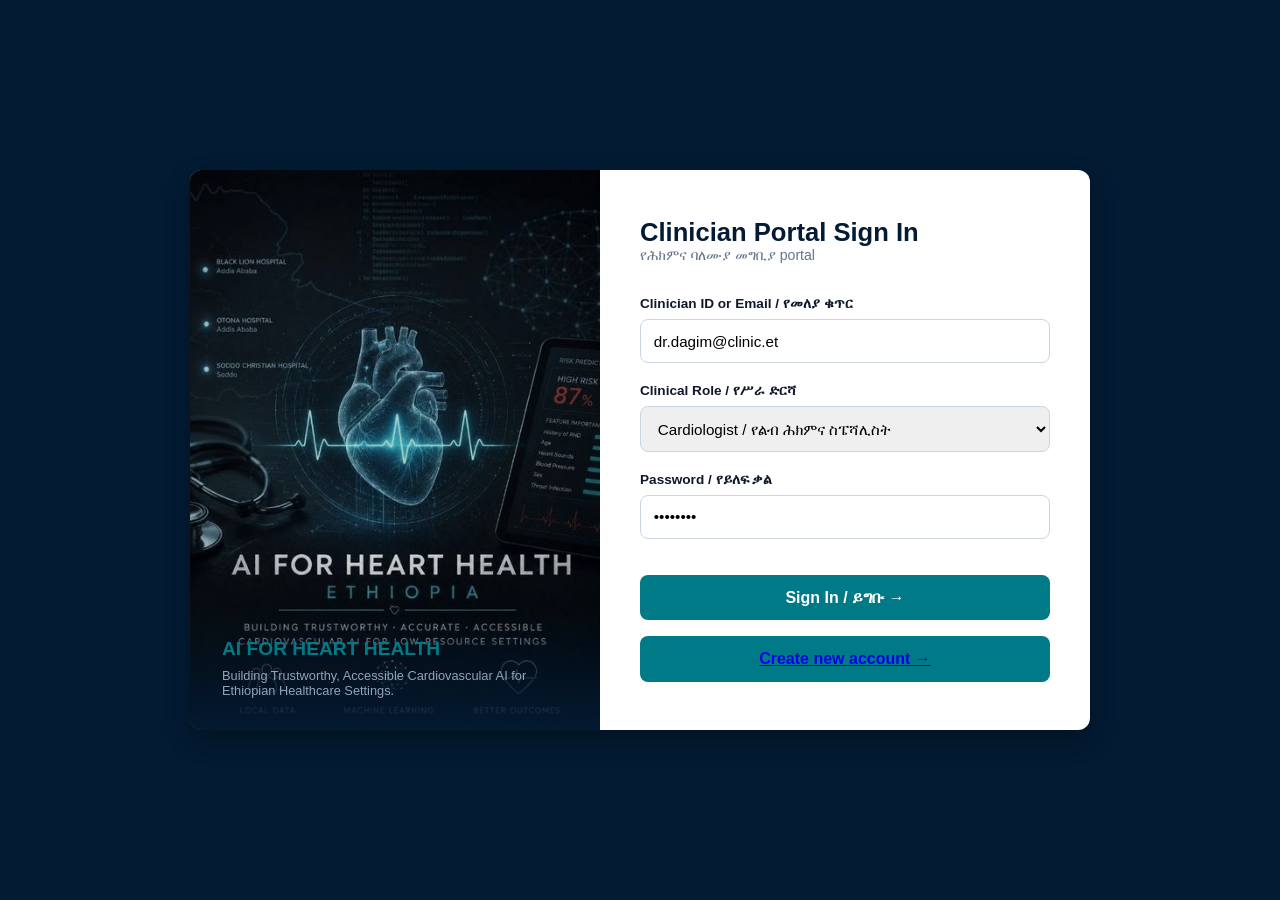
<file: frontend/index.html>
<!DOCTYPE html>
<html lang="en">
<head>
  <meta charset="UTF-8">
  <meta name="viewport" content="width=device-width, initial-scale=1.0">
  <title>Clinician Login - DHDPM Cardio-AI</title>
  <link rel="stylesheet" href="css/global.css">
  <style>
    body {
      background-color: var(--bg-primary);
      display: flex;
      align-items: center;
      justify-content: center;
      min-height: 100vh;
      margin: 0;
    }

    .auth-container {
      display: flex;
      width: 900px;
      max-width: 95%;
      background: white;
      border-radius: 12px;
      overflow: hidden;
      box-shadow: 0 10px 25px rgba(0,0,0,0.3);
    }

    /* Left Hero Image Panel */
    .auth-hero {
      flex: 1;
      position: relative;
      background: #000;
      display: flex;
      flex-direction: column;
      justify-content: flex-end;
    }

    .auth-hero img {
      width: 100%;
      height: 100%;
      object-fit: cover;
      position: absolute;
      top: 0;
      left: 0;
      opacity: 0.85;
    }

    .auth-hero-overlay {
      position: relative;
      z-index: 2;
      padding: 2rem;
      background: linear-gradient(to top, rgba(3, 27, 51, 0.95), transparent);
      color: white;
    }

    .auth-hero-overlay h3 {
      color: var(--color-primary);
      font-size: 1.2rem;
      margin-bottom: 0.5rem;
    }

    /* Right Form Panel */
    .auth-form-card {
      flex: 1;
      padding: 3rem 2.5rem;
      display: flex;
      flex-direction: column;
      justify-content: center;
    }

    .auth-header {
      margin-bottom: 2rem;
    }

    .auth-header h2 {
      color: var(--bg-primary);
      font-size: 1.6rem;
      font-weight: 700;
    }

    .auth-header p {
      color: var(--text-muted);
      font-size: 0.88rem;
    }

    .form-group {
      margin-bottom: 1.25rem;
      display: flex;
      flex-direction: column;
      gap: 0.4rem;
    }

    .form-group label {
      font-size: 0.85rem;
      font-weight: 600;
      color: var(--text-main);
    }

    .form-group input, .form-group select {
      padding: 0.8rem;
      border: 1px solid #CBD5E1;
      border-radius: 8px;
      font-size: 0.95rem;
      outline: none;
    }

    .form-group input:focus, .form-group select:focus {
      border-color: var(--color-primary);
    }

    .btn-login {
      width: 100%;
      padding: 0.85rem;
      background-color: var(--color-primary);
      color: white;
      border: none;
      border-radius: 8px;
      font-weight: 700;
      font-size: 1rem;
      cursor: pointer;
      margin-top: 1rem;
      transition: background 0.2s;
    }

    .btn-login:hover {
      background-color: var(--color-primary-dark);
    }
  </style>
</head>
<body>

  <div class="auth-container">
    <!-- LEFT HERO PANEL -->
    <div class="auth-hero">
      <img src="images/hero-heart.jpg" alt="Cardio AI Banner">
      <div class="auth-hero-overlay">
        <h3>AI FOR HEART HEALTH</h3>
        <p style="font-size: 0.8rem; color: #94A3B8;">Building Trustworthy, Accessible Cardiovascular AI for Ethiopian Healthcare Settings.</p>
      </div>
    </div>

    <!-- RIGHT LOGIN FORM -->
    <div class="auth-form-card">
      <div class="auth-header">
        <h2>Clinician Portal Sign In</h2>
        <p>የሕክምና ባለሙያ መግቢያ portal</p>
      </div>

      <form id="loginForm">
        <div class="form-group">
          <label>Clinician ID or Email / የመለያ ቁጥር</label>
          <input type="text" id="clinicianId" placeholder="e.g. dr.dagim@clinic.et" value="dr.dagim@clinic.et" required>
        </div>

        <div class="form-group">
          <label>Clinical Role / የሥራ ድርሻ</label>
          <select id="clinicianRole">
            <option value="Cardiologist">Cardiologist / የልብ ሕክምና ስፔሻሊስት</option>
            <option value="General Practitioner">General Practitioner / ጠቅላላ ሐኪም</option>
            <option value="Health Extension Worker">Health Extension Worker / የጤና ኤክስቴንሽን ባለሙያ</option>
          </select>
        </div>
<div class="form-group">
          <label>Password / የይለፍ ቃል</label>
          <input type="password" id="password" value="••••••••" required>
        </div>
<p></p>
        <button type="submit" class="btn-login">Sign In / ይግቡ →</button>
         <button class="btn-login"><a href="signup.html"> Create new account →</a></button>
      </form>
    </div>
  </div>


<!--<button type="submit" class="btn-login">Sign In / ይግቡ →</button>
         <button class="btn-login"><a href="signup.html"> Create new account →</a></button>
      </form>
    </div>
  </div>
-->

  <script src="js/auth.js"></script>
</body>
</html>
</file>
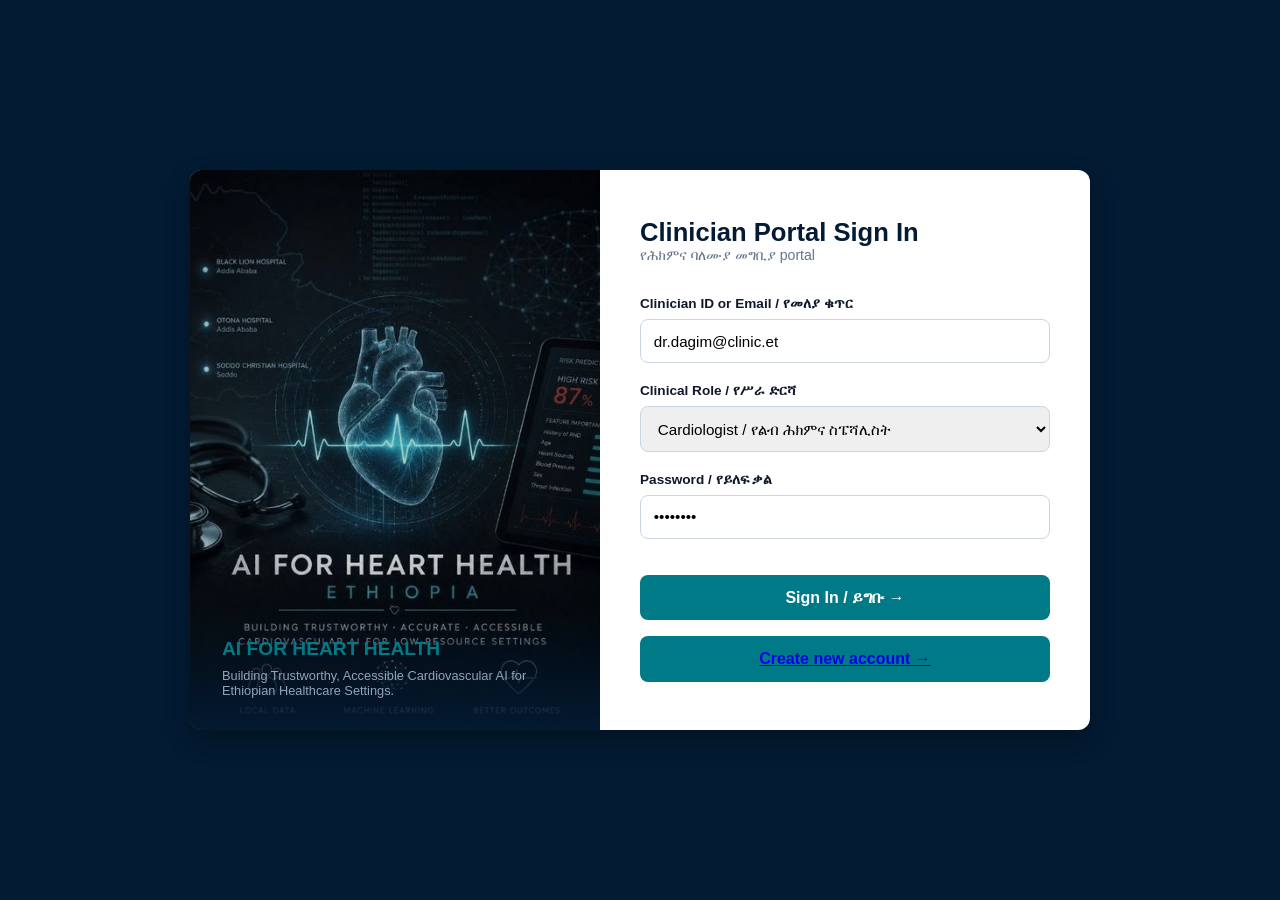
<file: frontend/dashboard.html>
<!DOCTYPE html>
<html lang="en">
<head>
  <meta charset="UTF-8">
  <meta name="viewport" content="width=device-width, initial-scale=1.0">
  <title>Clinician Login - DHDPM Cardio-AI</title>
  <link rel="stylesheet" href="css/global.css">
  <style>
    body {
      background-color: var(--bg-primary);
      display: flex;
      align-items: center;
      justify-content: center;
      min-height: 100vh;
      margin: 0;
    }

    .auth-container {
      display: flex;
      width: 900px;
      max-width: 95%;
      background: white;
      border-radius: 12px;
      overflow: hidden;
      box-shadow: 0 10px 25px rgba(0,0,0,0.3);
    }

    /* Left Hero Image Panel */
    .auth-hero {
      flex: 1;
      position: relative;
      background: #000;
      display: flex;
      flex-direction: column;
      justify-content: flex-end;
    }

    .auth-hero img {
      width: 100%;
      height: 100%;
      object-fit: cover;
      position: absolute;
      top: 0;
      left: 0;
      opacity: 0.85;
    }

    .auth-hero-overlay {
      position: relative;
      z-index: 2;
      padding: 2rem;
      background: linear-gradient(to top, rgba(3, 27, 51, 0.95), transparent);
      color: white;
    }

    .auth-hero-overlay h3 {
      color: var(--color-primary);
      font-size: 1.2rem;
      margin-bottom: 0.5rem;
    }

    /* Right Form Panel */
    .auth-form-card {
      flex: 1;
      padding: 3rem 2.5rem;
      display: flex;
      flex-direction: column;
      justify-content: center;
    }

    .auth-header {
      margin-bottom: 2rem;
    }

    .auth-header h2 {
      color: var(--bg-primary);
      font-size: 1.6rem;
      font-weight: 700;
    }

    .auth-header p {
      color: var(--text-muted);
      font-size: 0.88rem;
    }

    .form-group {
      margin-bottom: 1.25rem;
      display: flex;
      flex-direction: column;
      gap: 0.4rem;
    }

    .form-group label {
      font-size: 0.85rem;
      font-weight: 600;
      color: var(--text-main);
    }

    .form-group input, .form-group select {
      padding: 0.8rem;
      border: 1px solid #CBD5E1;
      border-radius: 8px;
      font-size: 0.95rem;
      outline: none;
    }

    .form-group input:focus, .form-group select:focus {
      border-color: var(--color-primary);
    }

    .btn-login {
      width: 100%;
      padding: 0.85rem;
      background-color: var(--color-primary);
      color: white;
      border: none;
      border-radius: 8px;
      font-weight: 700;
      font-size: 1rem;
      cursor: pointer;
      margin-top: 1rem;
      transition: background 0.2s;
    }

    .btn-login:hover {
      background-color: var(--color-primary-dark);
    }
  </style>
</head>
<body>

  <div class="auth-container">
    <!-- LEFT HERO PANEL -->
    <div class="auth-hero">
      <img src="images/hero-heart.jpg" alt="Cardio AI Banner">
      <div class="auth-hero-overlay">
        <h3>AI FOR HEART HEALTH</h3>
        <p style="font-size: 0.8rem; color: #94A3B8;">Building Trustworthy, Accessible Cardiovascular AI for Ethiopian Healthcare Settings.</p>
      </div>
    </div>

    <!-- RIGHT LOGIN FORM -->
    <div class="auth-form-card">
      <div class="auth-header">
        <h2>Clinician Portal Sign In</h2>
        <p>የሕክምና ባለሙያ መግቢያ portal</p>
      </div>

      <form id="loginForm">
        <div class="form-group">
          <label>Clinician ID or Email / የመለያ ቁጥር</label>
          <input type="text" id="clinicianId" placeholder="e.g. dr.dagim@clinic.et" value="dr.dagim@clinic.et" required>
        </div>

        <div class="form-group">
          <label>Clinical Role / የሥራ ድርሻ</label>
          <select id="clinicianRole">
            <option value="Cardiologist">Cardiologist / የልብ ሕክምና ስፔሻሊስት</option>
            <option value="General Practitioner">General Practitioner / ጠቅላላ ሐኪም</option>
            <option value="Health Extension Worker">Health Extension Worker / የጤና ኤክስቴንሽን ባለሙያ</option>
          </select>
        </div>
<div class="form-group">
          <label>Password / የይለፍ ቃል</label>
          <input type="password" id="password" value="••••••••" required>
        </div>

        <button type="submit" class="btn-login">Sign In / ይግቡ →</button>
         <button class="btn-login"><a href="signup.html"> Create new account →</a></button>
      </form>
    </div>
  </div>


<!--<button type="submit" class="btn-login">Sign In / ይግቡ →</button>
         <button class="btn-login"><a href="signup.html"> Create new account →</a></button>
      </form>
    </div>
  </div>
-->

  <script src="js/auth.js"></script>
</body>
</html>
</file>
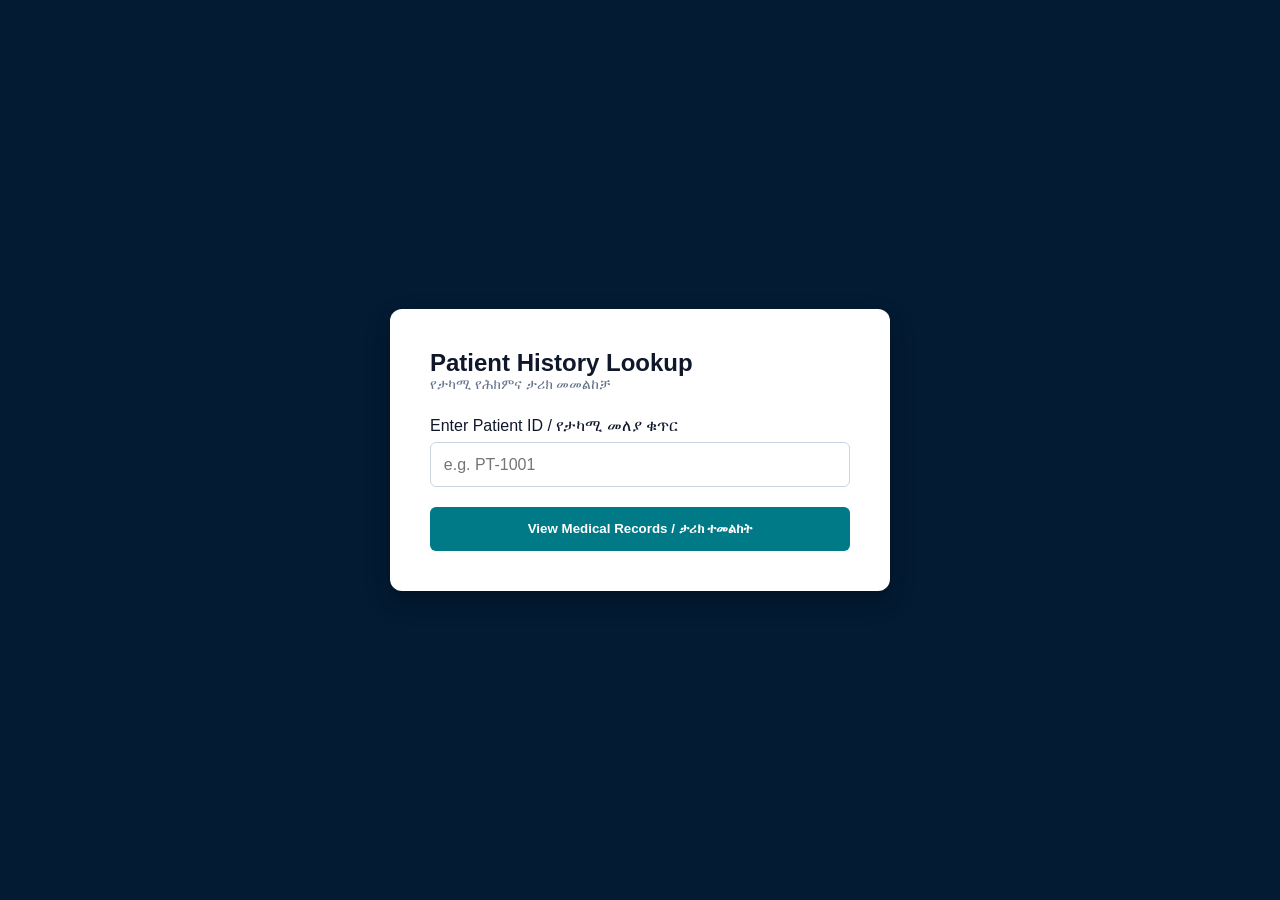
<file: frontend/patient-login.html>
<!DOCTYPE html>
<html lang="en">
<head>
  <meta charset="UTF-8">
  <title>Patient Portal - DHDPM</title>
  <link rel="stylesheet" href="css/global.css">
  <style>
    body { background: var(--bg-primary); display: flex; align-items: center; justify-content: center; min-height: 100vh; }
    .portal-card { background: white; padding: 2.5rem; border-radius: 12px; width: 500px; box-shadow: 0 10px 25px rgba(0,0,0,0.3); }
    .form-group { margin-bottom: 1.25rem; display: flex; flex-direction: column; gap: 0.4rem; }
    input { padding: 0.8rem; border: 1px solid #CBD5E1; border-radius: 6px; font-size: 1rem; }
    .btn-search { width: 100%; padding: 0.85rem; background: var(--color-primary); color: white; border: none; border-radius: 6px; font-weight: bold; cursor: pointer; }
    .history-card { background: var(--bg-secondary); padding: 1rem; border-radius: 8px; margin-top: 1rem; border-left: 4px solid var(--color-primary); }
  </style>
</head>
<body>
  <div class="portal-card">
    <h2>Patient History Lookup</h2>
    <p style="color: var(--text-muted); font-size: 0.85rem; margin-bottom: 1.5rem;">የታካሚ የሕክምና ታሪክ መመልከቻ</p>

    <div class="form-group">
      <label>Enter Patient ID / የታካሚ መለያ ቁጥር</label>
      <input type="text" id="patientSearchId" placeholder="e.g. PT-1001">
    </div>
    <button class="btn-search" onclick="fetchPatientHistory()">View Medical Records / ታሪክ ተመልከት</button>

    <div id="historyResult" style="margin-top: 1.5rem; display: none;">
      <h3 id="patientNameTitle"></h3>
      <div id="recordsList"></div>
    </div>
  </div>

  <script>
    async function fetchPatientHistory() {
      const patientId = document.getElementById('patientSearchId').value;
      if (!patientId) return alert("Please enter a Patient ID");

      try {
        const res = await fetch('http://127.0.0.1:8000/api/patient/login', {
          method: 'POST',
          headers: { 'Content-Type': 'application/json' },
          body: JSON.stringify({ patient_id: patientId })
        });

        const data = await res.json();
        if (!res.ok) throw new Error(data.detail);

        document.getElementById('patientNameTitle').innerText = ${data.patient.full_name} (${data.patient.patient_id});
        const list = document.getElementById('recordsList');
        list.innerHTML = '';

        data.patient.history.forEach(rec => {
          list.innerHTML += 
            <div class="history-card">
              <strong>Date: ${rec.date}</strong>
              <div>Risk Score: ${rec.risk_score} (${rec.status})</div>
            </div>
          ;
        });

        document.getElementById('historyResult').style.display = 'block';
      } catch (err) {
        alert(err.message);
      }
    }
  </script>
</body>
</html>
</file>
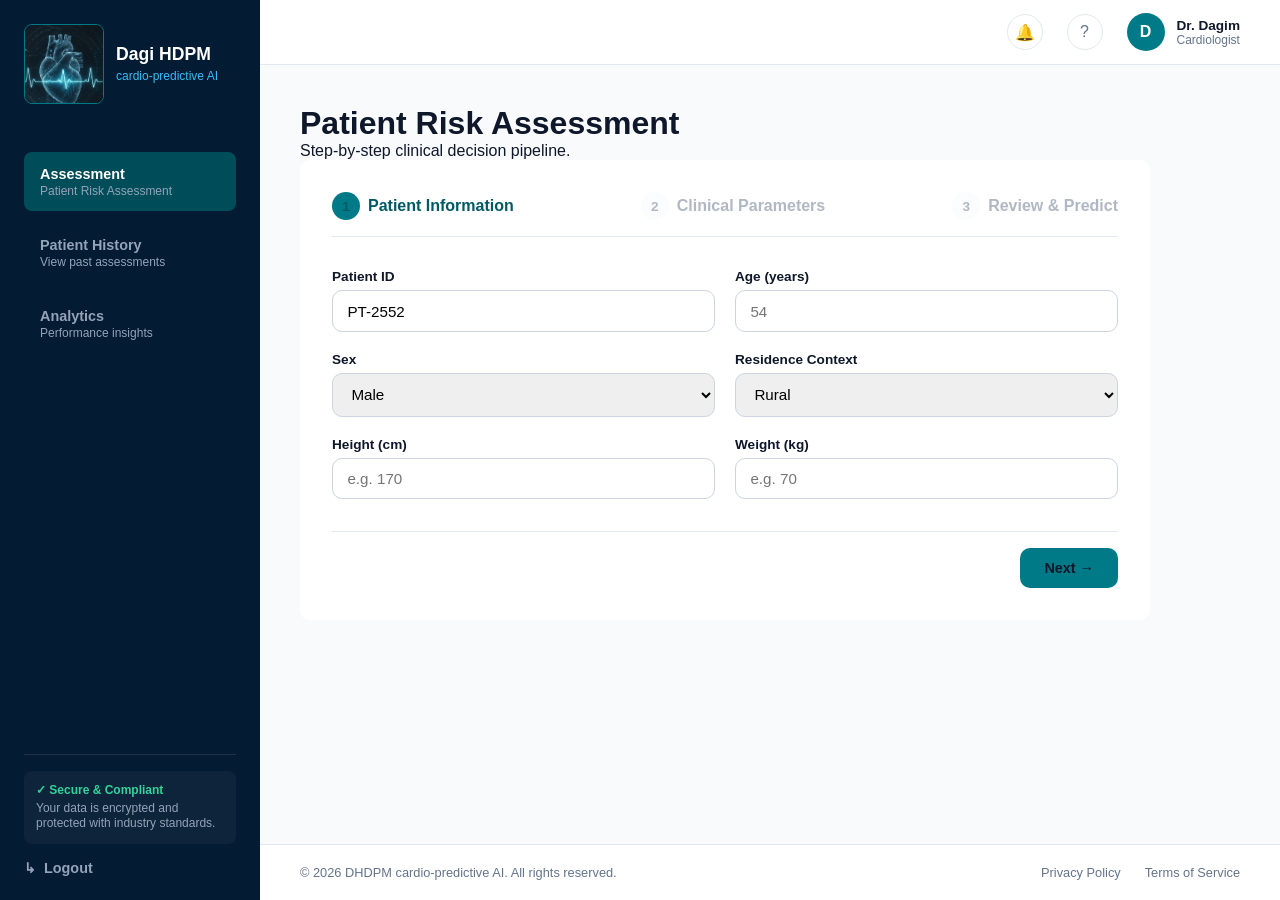
<file: frontend/screening.html>
<!DOCTYPE html>
<html lang="en">
<head>
  <meta charset="UTF-8">
  <meta name="viewport" content="width=device-width, initial-scale=1.0">
  <title>Patient Risk Assessment - DHDPM</title>
  <link rel="stylesheet" href="css/global.css">
  <link rel="stylesheet" href="css/style.css">
</head>
<body>

  <!-- LEFT SIDEBAR -->
  <aside class="sidebar">
    <div class="brand-header">
      <img src="images/logo.jpg" alt="cardio AI logo" class="brand-img-logo">
      <div class="brand-text">
        <h2>Dagi HDPM</h2>
        <span>cardio-predictive AI</span>
      </div>
    </div>

    <nav class="nav-menu">
      <a href="screening.html" class="nav-item active">
        <div>
          <span class="nav-title">Assessment</span>
          <span class="nav-subtitle">Patient Risk Assessment </span>
        </div>
      </a>
      <a href="dashboard.html" class="nav-item">
        <div>
          <span class="nav-title">Patient History</span>
          <span class="nav-subtitle">View past assessments</span>
        </div>
      </a>
      <a href="dashboard.html" class="nav-item">
        <div>
          <span class="nav-title">Analytics</span>
          <span class="nav-subtitle">Performance insights</span>
        </div>
      </a>
    </nav>

    <div class="sidebar-footer">
      <div class="security-badge">
        <strong>✓ Secure & Compliant</strong>
        Your data is encrypted and protected with industry standards.
      </div>
      <a href="login.html" class="logout-btn">
        <span>↳</span> Logout
      </a>
    </div>
  </aside>

  <!-- MAIN WRAPPER -->
  <div class="main-wrapper">
    
    <!-- TOP HEADER -->
    <header class="top-header">
      <div class="header-icon">🔔</div>
      <div class="header-icon">?</div>
      <div class="user-profile">
        <div class="avatar">D</div>
        <div class="user-info">
          <h4>Dr. Dagim</h4>
          <p>Cardiologist</p>
        </div>
      </div>
    </header>

    <!-- CONTENT AREA (Keep wizard inside here) -->
    <main class="content-body">
      <div class="page-header">
        <h1>Patient Risk Assessment</h1>
        <p>Step-by-step clinical decision pipeline.</p>
      </div>

      <!-- YOUR CENTER WIZARD CARD -->
      <div class="card">
        <div class="stepper-bar">
          <div class="step-indicator active" id="indicator1">
            <div class="step-circle">1</div>
            <span>Patient Information</span>
          </div>
          <div class="step-indicator" id="indicator2">
            <div class="step-circle">2</div>
            <span>Clinical Parameters</span>
          </div>
          <div class="step-indicator" id="indicator3">
            <div class="step-circle">3</div>
            <span>Review & Predict</span>
          </div>
        </div>

        <form id="clinicalForm">
          <!-- STEP 1: DEMOGRAPHICS -->
          <div class="wizard-step active" id="step1">
            <div class="form-grid">
              <div class="form-group">
                <label>Patient ID</label>
                <input type="text" id="patientId" readonly>
              </div>
              <div class="form-group">
                <label>Age (years)</label>
                <input type="number" id="age" placeholder="54" required>
              </div>
              <div class="form-group">
                <label>Sex</label>
                <select id="sex">
                  <option value="Male">Male</option>
                  <option value="Female">Female</option>
                </select>
              </div>
              <div class="form-group">
                <label>Residence Context</label>
                <select id="residence">
                  <option value="Rural">Rural</option>
                  <option value="Urban">Urban</option>
                </select>
              </div>
              <div class="form-group">
                <label>Height (cm)</label>
                <input type="number" id="height" placeholder="e.g. 170">
              </div>
              <div class="form-group">
                <label>Weight (kg)</label>
                <input type="number" id="weight" placeholder="e.g. 70">
              </div>
            </div>
          </div>

          <!-- STEP 2: CLINICAL PARAMETERS -->
          <div class="wizard-step" id="step2">
            <div class="form-grid">
              <div class="form-group">
                <label>Resting Blood Pressure (mmHg)</label>
                <input type="number" id="systolicBP" placeholder="145">
              </div>
              <div class="form-group">
                <label>Diastolic Blood Pressure (mmHg)</label>
                <input type="number" id="diastolicBP" placeholder="85">
              </div>
              <div class="form-group">
                <label>Heart Rate (BPM)</label>
                <input type="number" id="heartRate" placeholder="142">
              </div>
              <div class="form-group">
                <label>Heart Murmur Present?</label>
                <select id="heartMurmur">
                  <option value="No">No</option>
                  <option value="Yes">Yes</option>
                </select>
              </div>
              <div class="form-group">
                <label>History of Rheumatic Fever?</label>
                <select id="previousRheumaticFever">
                  <option value="No">No</option>
                  <option value="Yes">Yes</option>
                </select>
              </div>
              <div class="form-group">
                <label>Recurrent Sore Throat History?</label>
                <select id="recurrentSoreThroat">
                  <option value="No">No</option>
                  <option value="Yes">Yes</option>
                </select>
              </div>
            </div>
          </div>

          <!-- STEP 3: REVIEW -->
          <div class="wizard-step" id="step3">
            <div class="review-grid">
              <div class="review-item">
                <span>Patient ID</span>
                <strong id="revId">--</strong>
              </div>
              <div class="review-item">
                <span>Age / Sex</span>
                <strong id="revAgeSex">--</strong>
              </div>
              <div class="review-item">
                <span>Blood Pressure</span>
                <strong id="revBP">--</strong>
              </div>
              <div class="review-item">
                <span>Heart Murmur</span>
                <strong id="revMurmur">--</strong>
              </div>
              <div class="review-item">
                <span>Rheumatic Fever History</span>
                <strong id="revRheumatic">--</strong>
              </div>
              <div class="review-item">
                <span>Recurrent Sore Throat</span>
                <strong id="revSoreThroat">--</strong>
              </div>
            </div>
          </div>

          <!-- Action Controls -->
          <div class="wizard-actions">
            <button type="button" class="btn btn-secondary" id="backBtn" style="visibility: hidden;">Back</button>
            <button type="button" class="btn btn-primary" id="nextBtn">Next →</button>
          </div>
        </form>
      </div>
    </main>

    <!-- FOOTER -->
    <footer class="page-footer">
      <div>© 2026 DHDPM cardio-predictive AI. All rights reserved.</div>
      <div class="footer-links">
        <a href="#">Privacy Policy</a>
        <a href="#">Terms of Service</a>
      </div>
    </footer>

  </div>

  <script src="js/wizard.js"></script>
</body>
</html>
</file>
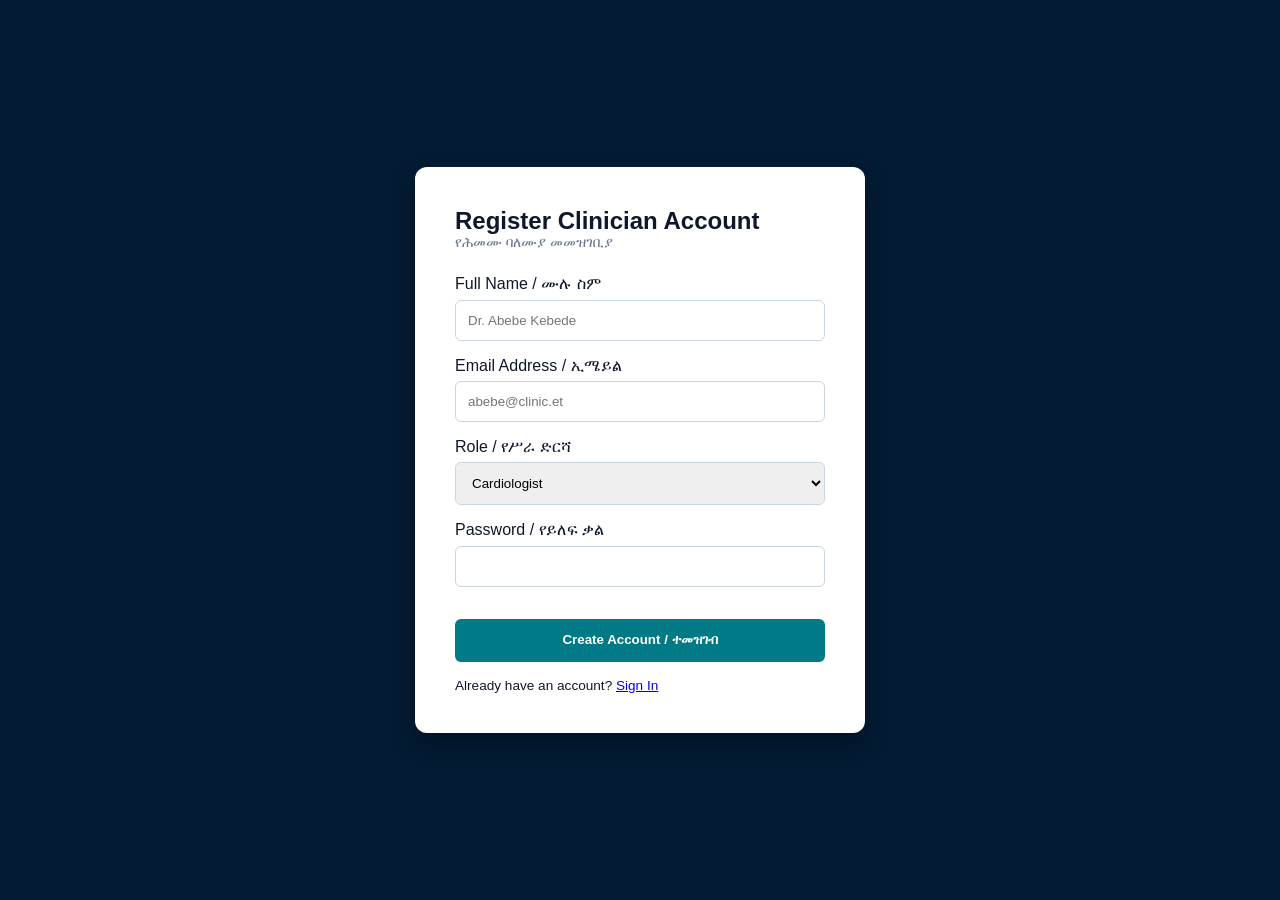
<file: frontend/signup.html>
<!DOCTYPE html>
<html lang="en">
<head>
  <meta charset="UTF-8">
  <title>Clinician Registration - DHDPM</title>
  <link rel="stylesheet" href="css/global.css">
  <style>
    body { background: var(--bg-primary); display: flex; align-items: center; justify-content: center; min-height: 100vh; }
    .auth-card { background: white; padding: 2.5rem; border-radius: 12px; width: 450px; box-shadow: 0 10px 25px rgba(0,0,0,0.3); }
    .form-group { margin-bottom: 1rem; display: flex; flex-direction: column; gap: 0.4rem; }
    input, select { padding: 0.75rem; border: 1px solid #CBD5E1; border-radius: 6px; }
    .btn-submit { width: 100%; padding: 0.85rem; background: var(--color-primary); color: white; border: none; border-radius: 6px; font-weight: bold; cursor: pointer; margin-top: 1rem; }
    .error-box { background: #FEE2E2; color: #991B1B; padding: 0.75rem; border-radius: 6px; font-size: 0.85rem; margin-bottom: 1rem; display: none; }
  </style>
</head>
<body>
  <div class="auth-card">
    <h2>Register Clinician Account</h2>
    <p style="color: var(--text-muted); font-size: 0.85rem; margin-bottom: 1.5rem;">የሕመሙ ባለሙያ መመዝገቢያ</p>
    
    <div id="errorMsg" class="error-box"></div>

    <form id="signupForm">
      <div class="form-group">
        <label>Full Name / ሙሉ ስም</label>
        <input type="text" id="fullName" placeholder="Dr. Abebe Kebede" required>
      </div>
      <div class="form-group">
        <label>Email Address / ኢሜይል</label>
        <input type="email" id="email" placeholder="abebe@clinic.et" required>
      </div>
      <div class="form-group">
        <label>Role / የሥራ ድርሻ</label>
        <select id="role">
          <option value="Cardiologist">Cardiologist</option>
          <option value="General Practitioner">General Practitioner</option>
          <option value="Health Extension Worker">Health Extension Worker</option>
        </select>
      </div>
      <div class="form-group">
        <label>Password / የይለፍ ቃል</label>
        <input type="password" id="password" required>
      </div>
      <button type="submit" class="btn-submit">Create Account / ተመዝገብ</button>
    </form>
    <p style="margin-top: 1rem; font-size: 0.85rem;">Already have an account? <a href="login.html">Sign In</a></p>
  </div>

  <script>
    document.getElementById('signupForm').addEventListener('submit', async (e) => {
      e.preventDefault();
      const errorBox = document.getElementById('errorMsg');
      errorBox.style.display = 'none';

      const payload = {
        full_name: document.getElementById('fullName').value,
        email: document.getElementById('email').value,
        role: document.getElementById('role').value,
        password: document.getElementById('password').value
      };

      try {
        const res = await fetch('http://127.0.0.1:8000/api/auth/signup', {
          method: 'POST',
          headers: { 'Content-Type': 'application/json' },
          body: JSON.stringify(payload)
        });

        const data = await res.json();
        if (!res.ok) throw new Error(data.detail);

        alert("Account registered successfully! Please sign in.");
        window.location.href = 'login.html';
      } catch (err) {
        errorBox.innerText = err.message;
        errorBox.style.display = 'block';
      }
    });
  </script>
</body>
</html>
</file>
<file: frontend/css/global.css>
:root {
  --bg-primary: #031B33;       /* Deep Slate Navy */
  --bg-surface: #FFFFFF;       /* Card Background */
  --bg-secondary: #F8FAFC;     /* Light Slate Background */
  --color-primary: #007A87;    /* Deep Teal */
  --color-primary-dark: #005A64;
  --text-main: #0F172A;
  --text-muted: #64748B;
  --text-light: #94A3B8;
  --border-radius: 10px;
  --shadow-sm: 0 1px 3px rgba(0,0,0,0.05);
}

* {
  box-sizing: border-box;
  margin: 0;
  padding: 0;
  font-family: 'Inter', -apple-system, BlinkMacSystemFont, 'Segoe UI', Roboto, sans-serif;
}

body {
  background-color: var(--bg-secondary);
  color: var(--text-main);
  display: flex;
  min-height: 100vh;
}

/* Sidebar Styling */
.sidebar {
  width: 260px;
  background-color: var(--bg-primary);
  color: white;
  padding: 1.5rem;
  display: flex;
  flex-direction: column;
  position: fixed;
  height: 100vh;
  left: 0;
  top: 0;
  z-index: 100;
}

.brand-header {
  display: flex;
  align-items: center;
  gap: 0.75rem;
  margin-bottom: 2rem;
  padding-bottom: 1rem;
}

.brand-logo {
  width: 32px;
  height: 32px;
  background: var(--color-primary);
  border-radius: 8px;
  display: flex;
  align-items: center;
  justify-content: center;
  font-weight: bold;
  color: white;
}

.brand-text h2 {
  font-size: 1.1rem;
  font-weight: 700;
  line-height: 1.2;
}

.brand-text span {
  font-size: 0.75rem;
  color: #38BDF8;
  font-weight: 500;
}

.nav-menu {
  display: flex;
  flex-direction: column;
  gap: 0.75rem;
  flex-grow: 1;
}

.nav-item {
  display: flex;
  align-items: flex-start;
  gap: 0.75rem;
  padding: 0.85rem 1rem;
  border-radius: 8px;
  color: #94A3B8;
  text-decoration: none;
  transition: all 0.2s ease;
}

.nav-item.active {
  background-color: #004D5A;
  color: white;
}

.nav-item:hover:not(.active) {
  background-color: rgba(255, 255, 255, 0.05);
  color: white;
}

.nav-title {
  font-size: 0.9rem;
  font-weight: 600;
  display: block;
}

.nav-subtitle {
  font-size: 0.75rem;
  color: var(--text-light);
  display: block;
  margin-top: 2px;
}

/* Sidebar Footer Badge */
.sidebar-footer {
  margin-top: auto;
  padding-top: 1rem;
  border-top: 1px solid rgba(255, 255, 255, 0.1);
}

.security-badge {
  background: rgba(255, 255, 255, 0.04);
  padding: 0.75rem;
  border-radius: 8px;
  margin-bottom: 1rem;
  font-size: 0.75rem;
  color: #94A3B8;
  line-height: 1.3;
}

.security-badge strong {
  color: #34D399;
  display: block;
  margin-bottom: 2px;
}

.logout-btn {
  display: flex;
  align-items: center;
  gap: 0.5rem;
  color: #94A3B8;
  text-decoration: none;
  font-size: 0.9rem;
  font-weight: 600;
  cursor: pointer;
}

/* Page Layout Shell */
.main-wrapper {
  margin-left: 260px;
  flex-grow: 1;
  display: flex;
  flex-direction: column;
  min-height: 100vh;
}

/* Top Navigation Bar */
.top-header {
  background: white;
  height: 65px;
  padding: 0 2.5rem;
  display: flex;
  align-items: center;
  justify-content: flex-end;
  border-bottom: 1px solid #E2E8F0;
  gap: 1.5rem;
}

.header-icon {
  width: 36px;
  height: 36px;
  border-radius: 50%;
  display: flex;
  align-items: center;
  justify-content: center;
  cursor: pointer;
  color: var(--text-muted);
  border: 1px solid #E2E8F0;
}

.user-profile {
  display: flex;
  align-items: center;
  gap: 0.75rem;
}

.avatar {
  width: 38px;
  height: 38px;
  border-radius: 50%;
  background: #007A87;
  color: white;
  display: flex;
  align-items: center;
  justify-content: center;
  font-weight: bold;
}

.user-info h4 {
  font-size: 0.85rem;
  font-weight: 600;
}

.user-info p {
  font-size: 0.75rem;
  color: var(--text-muted);
}

/* Main Content Container */
.content-body {
  padding: 2.5rem;
  flex-grow: 1;
}

/* Bottom Footer */
.page-footer {
  padding: 1.25rem 2.5rem;
  border-top: 1px solid #E2E8F0;
  background: white;
  display: flex;
  justify-content: space-between;
  align-items: center;
  font-size: 0.8rem;
  color: var(--text-muted);
}

.footer-links {
  display: flex;
  gap: 1.5rem;
}

.footer-links a {
  color: var(--text-muted);
  text-decoration: none;
}
.brand-img-logo {
    width: 80px;
    height: 80px;
    border-radius: 8px;
    object-fit: cover;
    border: 1px solid var(--color-primary);
}
.btn-login{
    text-decoration: none;
}
</file>
<file: frontend/css/style.css>
/* Card Container */
.card {
  background-color: var(--bg-surface);
  padding: 2rem;
  border-radius: var(--border-radius);
  box-shadow: var(--shadow-md);
  max-width: 850px;
}

/* Stepper Indicator */
.stepper-bar {
  display: flex;
  justify-content: space-between;
  margin-bottom: 2rem;
  padding-bottom: 1rem;
  border-bottom: 1px solid #E2E8F0;
}

.step-indicator {
  display: flex;
  align-items: center;
  gap: 0.5rem;
  font-weight: 600;
  color: var(--text-muted);
  opacity: 0.5;
}

.step-indicator.active {
  color: var(--color-primary-dark);
  opacity: 1;
}

.step-circle {
  width: 28px;
  height: 28px;
  border-radius: 50%;
  background-color: var(--bg-secondary);
  display: flex;
  align-items: center;
  justify-content: center;
  font-size: 0.85rem;
}

.step-indicator.active .step-circle {
  background-color: var(--color-primary);
  color: var(--text-inverse);
}

/* Form Visibility Controls */
.wizard-step {
  display: none;
}

.wizard-step.active {
  display: block;
}

/* Form Controls */
.form-grid {
  display: grid;
  grid-template-columns: repeat(2, 1fr);
  gap: 1.25rem;
}

.form-group {
  display: flex;
  flex-direction: column;
  gap: 0.4rem;
}

.form-group label {
  font-size: 0.85rem;
  font-weight: 600;
  color: var(--text-main);
}

.form-group input,
.form-group select {
  padding: 0.7rem 0.9rem;
  border: 1px solid #CBD5E1;
  border-radius: var(--border-radius);
  font-size: 0.95rem;
  outline: none;
}

.form-group input:focus,
.form-group select:focus {
  border-color: var(--color-primary);
}

/* Review Table */
.review-grid {
  display: grid;
  grid-template-columns: repeat(2, 1fr);
  gap: 1rem;
  background: var(--bg-secondary);
  padding: 1.25rem;
  border-radius: var(--border-radius);
}

.review-item span {
  display: block;
  font-size: 0.8rem;
  color: var(--text-muted);
}

.review-item strong {
  font-size: 1rem;
  color: var(--bg-primary);
}

/* Actions */
.wizard-actions {
  display: flex;
  justify-content: space-between;
  margin-top: 2rem;
  padding-top: 1rem;
  border-top: 1px solid #E2E8F0;
}

.btn {
  padding: 0.75rem 1.5rem;
  border-radius: var(--border-radius);
  font-weight: 600;
  font-size: 0.9rem;
  cursor: pointer;
  border: none;
}

.btn-secondary {
  background-color: #E2E8F0;
  color: var(--text-main);
}

.btn-primary {
  background-color: var(--color-primary);
  color: var(--text-inverse);
}

.btn-primary:hover {
  background-color: var(--color-primary-dark);
}
</file>
